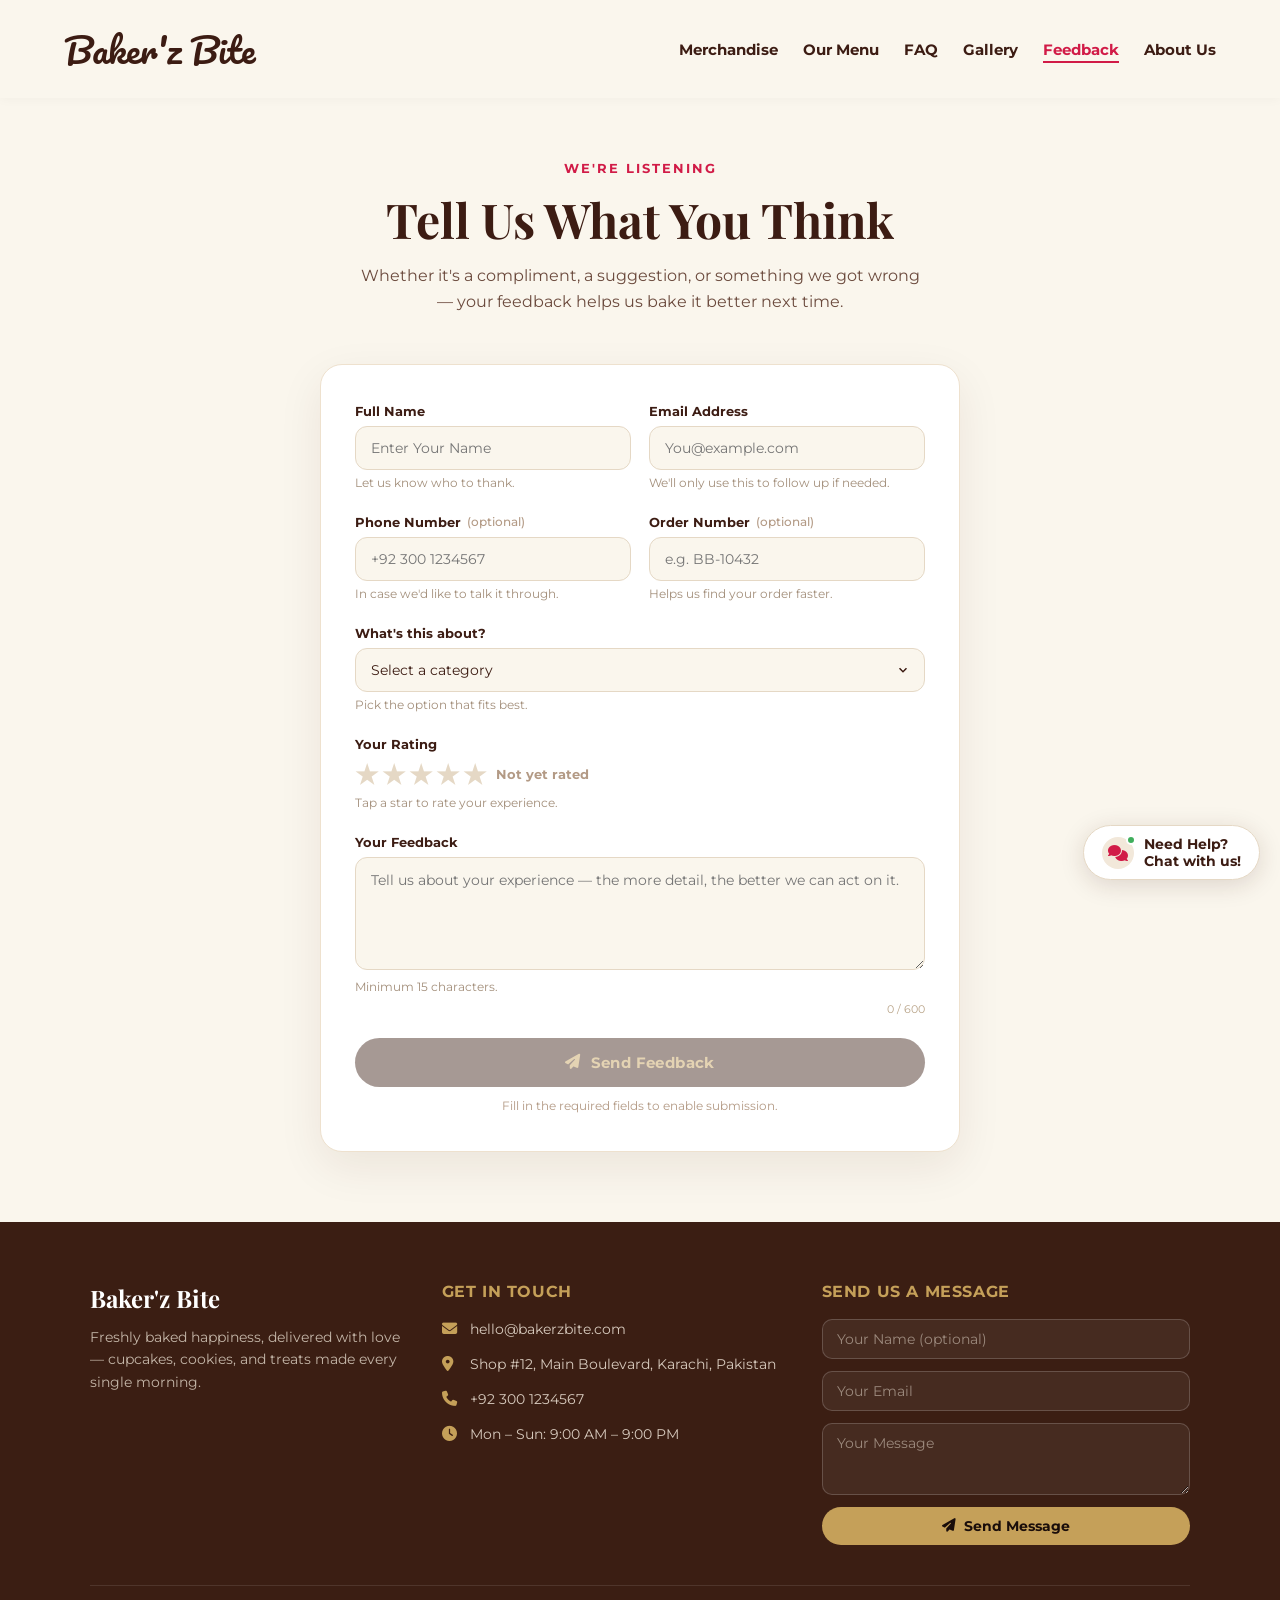
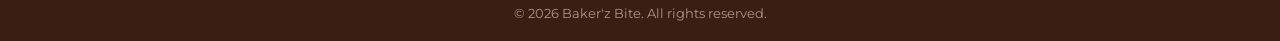
<file: Feedback.html>
<!DOCTYPE html>
<html lang="en">

<head>
  <meta charset="UTF-8">
  <meta name="viewport" content="width=device-width, initial-scale=1.0">
  <title>Feedback | Baker'z Bite</title>
  <link rel="preconnect" href="https://fonts.googleapis.com">
  <link rel="preconnect" href="https://fonts.gstatic.com" crossorigin>
  <link
    href="https://fonts.googleapis.com/css2?family=Montserrat:wght@400;500;600;700;800&family=Pacifico&family=Playfair+Display:ital,wght@0,600;0,700;1,400&display=swap"
    rel="stylesheet">
  <link rel="stylesheet" href="https://cdnjs.cloudflare.com/ajax/libs/font-awesome/6.4.0/css/all.min.css">

    <link rel="stylesheet" href="CSS/feedback.css">
</head>

<body>

  <header>
    <a href="index.html" class="logo">Baker'z Bite</a>
    <nav>
      <ul>
        <li><a href="index.html#merchandise-section">Merchandise</a></li>
        <li><a href="index.html#menu-section">Our Menu</a></li>
        <li><a href="index.html#faq-section">FAQ</a></li>
        <li><a href="Gallery.html" >Gallery</a></li>
        <li><a href="Feedback.html" class="active">Feedback</a></li>
        <li><a href="About_Us.html">About Us</a></li>
        
      </ul>
    </nav>
  </header>

  <section class="feedback-hero">
    <span class="eyebrow">We're Listening</span>
    <h1>Tell Us What You Think</h1>
    <p>Whether it's a compliment, a suggestion, or something we got wrong — your feedback helps us bake it better
      next time.</p>
  </section>

  <main>
    <div class="feedback-wrap">
      <div class="feedback-card">

        <form id="feedback-form" novalidate>

          <div class="field-row">
            <div class="field-group" data-field="name">
              <label for="fb-name">Full Name</label>
              <div class="input-shell">
                <input type="text" id="fb-name" name="name" placeholder="Enter Your Name" autocomplete="name">
                <i class="fa-solid fa-circle-check field-status-icon icon-valid"></i>
                <i class="fa-solid fa-circle-exclamation field-status-icon icon-invalid"></i>
              </div>
              <span class="field-help" id="fb-name-help">Let us know who to thank.</span>
            </div>

            <div class="field-group" data-field="email">
              <label for="fb-email">Email Address</label>
              <div class="input-shell">
                <input type="email" id="fb-email" name="email" placeholder="You@example.com" autocomplete="email">
                <i class="fa-solid fa-circle-check field-status-icon icon-valid"></i>
                <i class="fa-solid fa-circle-exclamation field-status-icon icon-invalid"></i>
              </div>
              <span class="field-help" id="fb-email-help">We'll only use this to follow up if needed.</span>
            </div>
          </div>

          <div class="field-row">
            <div class="field-group" data-field="phone">
              <label for="fb-phone">Phone Number <span class="optional-tag">(optional)</span></label>
              <div class="input-shell">
                <input type="tel" id="fb-phone" name="phone" placeholder="+92 300 1234567" autocomplete="tel">
                <i class="fa-solid fa-circle-check field-status-icon icon-valid"></i>
                <i class="fa-solid fa-circle-exclamation field-status-icon icon-invalid"></i>
              </div>
              <span class="field-help" id="fb-phone-help">In case we'd like to talk it through.</span>
            </div>

            <div class="field-group" data-field="order">
              <label for="fb-order">Order Number <span class="optional-tag">(optional)</span></label>
              <div class="input-shell">
                <input type="text" id="fb-order" name="order" placeholder="e.g. BB-10432" autocomplete="off">
                <i class="fa-solid fa-circle-check field-status-icon icon-valid"></i>
                <i class="fa-solid fa-circle-exclamation field-status-icon icon-invalid"></i>
              </div>
              <span class="field-help" id="fb-order-help">Helps us find your order faster.</span>
            </div>
          </div>

          <div class="field-group" data-field="category">
            <label for="fb-category">What's this about?</label>
            <div class="input-shell">
              <select id="fb-category" name="category">
                <option value="" disabled selected>Select a category</option>
                <option value="compliment">Compliment</option>
                <option value="suggestion">Suggestion</option>
                <option value="complaint">Complaint</option>
                <option value="general">General Inquiry</option>
              </select>
              <i class="fa-solid fa-circle-check field-status-icon icon-valid"></i>
              <i class="fa-solid fa-circle-exclamation field-status-icon icon-invalid"></i>
            </div>
            <span class="field-help" id="fb-category-help">Pick the option that fits best.</span>
          </div>

          <div class="field-group" data-field="rating">
            <label>Your Rating</label>
            <div class="rating-row">
              <div class="star-group" id="star-group">
                <input type="radio" name="rating" id="star5" value="5"><label for="star5" title="5 stars">★</label>
                <input type="radio" name="rating" id="star4" value="4"><label for="star4" title="4 stars">★</label>
                <input type="radio" name="rating" id="star3" value="3"><label for="star3" title="3 stars">★</label>
                <input type="radio" name="rating" id="star2" value="2"><label for="star2" title="2 stars">★</label>
                <input type="radio" name="rating" id="star1" value="1"><label for="star1" title="1 star">★</label>
              </div>
              <span class="rating-caption" id="rating-caption">Not yet rated</span>
            </div>
            <span class="field-help" id="fb-rating-help">Tap a star to rate your experience.</span>
          </div>

          <div class="field-group" data-field="message">
            <label for="fb-message">Your Feedback</label>
            <textarea id="fb-message" name="message" rows="4" placeholder="Tell us about your experience — the more detail, the better we can act on it."></textarea>
            <span class="field-help" id="fb-message-help">Minimum 15 characters.</span>
            <div class="char-counter" id="fb-message-counter">0 / 600</div>
          </div>

          <button type="submit" class="submit-btn" id="fb-submit" disabled>
            <i class="fa-solid fa-paper-plane"></i>
            <span>Send Feedback</span>
          </button>
          <div class="form-progress" id="form-progress">Fill in the required fields to enable submission.</div>
        </form>

        <div class="feedback-success" id="feedback-success">
          <div class="success-badge"><i class="fa-solid fa-check"></i></div>
          <h3>Thank you, <span id="success-name">friend</span>!</h3>
          <p class="success-lead">Your feedback has been received and logged with our team. If you asked for a
            reply, we'll be in touch soon.</p>

          <div class="success-summary">
            <div class="success-summary-row">
              <span class="success-summary-label"><i class="fa-solid fa-hashtag"></i> Reference</span>
              <span class="success-summary-value" id="success-ref">—</span>
            </div>
            <div class="success-summary-row">
              <span class="success-summary-label"><i class="fa-solid fa-tag"></i> Category</span>
              <span class="success-summary-value" id="success-category">—</span>
            </div>
            <div class="success-summary-row">
              <span class="success-summary-label"><i class="fa-solid fa-star"></i> Rating</span>
              <span class="success-summary-value" id="success-rating">—</span>
            </div>
          </div>

          <div class="success-next-line"><i class="fa-solid fa-clock"></i> Typical response time: 1–2 business
            days</div>

          <div class="success-actions">
            <button type="button" class="btn-ghost" id="submit-another"><i class="fa-solid fa-rotate-left"></i>
              Submit Another Response</button>
            <a href="index.html" class="btn-solid"><i class="fa-solid fa-house"></i> Back to Home</a>
          </div>
        </div>

      </div>
    </div>
  </main>

  <footer class="site-footer">
    <div class="footer-container">

      <div class="footer-col footer-brand">
        <h3>Baker'z Bite</h3>
        <p>Freshly baked happiness, delivered with love — cupcakes, cookies, and treats made every single morning.</p>
      </div>

      <div class="footer-col footer-contact">
        <h4>Get in Touch</h4>
        <ul>
          <li><i class="fa-solid fa-envelope"></i><span>hello@bakerzbite.com</span></li>
          <li><i class="fa-solid fa-location-dot"></i><span>Shop #12, Main Boulevard, Karachi, Pakistan</span></li>
          <li><i class="fa-solid fa-phone"></i><span>+92 300 1234567</span></li>
          <li><i class="fa-solid fa-clock"></i><span>Mon – Sun: 9:00 AM – 9:00 PM</span></li>
        </ul>
      </div>

      <div class="footer-col footer-form-col">
        <h4>Send Us a Message</h4>
        <form id="contact-form" class="footer-contact-form" novalidate>
          <input type="text" id="contact-name" placeholder="Your Name (optional)">

          <input type="email" id="contact-email" placeholder="Your Email">
          <span class="footer-form-error" id="contact-email-error">Please enter a valid email.</span>

          <textarea id="contact-message" rows="3" placeholder="Your Message"></textarea>
          <span class="footer-form-error" id="contact-message-error">Please enter a message.</span>

          <button type="submit">
            <i class="fa-solid fa-paper-plane"></i>
            <span>Send Message</span>
          </button>

          <div class="footer-form-confirmation" id="footer-form-confirmation">
            <i class="fa-solid fa-circle-check"></i>
            <span>Message sent! We'll get back to you soon.</span>
          </div>
        </form>
      </div>

    </div>

    <div class="footer-bottom">
      <p>&copy; 2026 Baker'z Bite. All rights reserved.</p>
    </div>
  </footer>
  <div class="chat-widget" id="chat-toggle-btn">
    <div class="chat-icon">
      <i class="fa-solid fa-comments"></i>
      <span class="chat-ping"></span>
    </div>
    <div class="chat-text">Need Help?<br>Chat with us!</div>
  </div>

  <div class="chat-panel" id="chat-panel" role="dialog" aria-label="Baker'z Bite AI Assistant">
    <div class="chat-panel-header">
      <div class="chat-panel-header-info">
        <div class="chat-avatar-wrap">
          <i class="fa-solid fa-cookie-bite chat-header-icon"></i>
          <span class="chat-status-dot" title="Online"></span>
        </div>
        <div class="chat-panel-header-text">
          <div class="chat-title-row">
            <h4>Baker'z Bite</h4>
            <span class="chat-ai-badge">AI Assistant</span>
          </div>
          <span class="chat-subtitle" id="chat-subtitle">Online now &middot; ask me anything</span>
        </div>
      </div>
      <div class="chat-panel-header-actions">
        <button class="chat-panel-reset" id="chat-panel-reset" title="Restart conversation" aria-label="Restart conversation">
          <i class="fa-solid fa-rotate-right"></i>
        </button>
        <button class="chat-panel-close" id="chat-panel-close" aria-label="Close chat">&times;</button>
      </div>
    </div>

    <div class="chat-panel-messages" id="chat-panel-messages"></div>

    <div class="chat-panel-input-row">
      <input type="text" id="chat-panel-input" placeholder="Ask about menu, delivery, hours..." autocomplete="off">
      <button id="chat-panel-send" aria-label="Send message"><i class="fa-solid fa-arrow-right"></i></button>
    </div>
    <div class="chat-panel-footnote">Baker'z Bite Assistant can occasionally be mistaken — for anything urgent, reach us directly.</div>
  </div>

  <script src="Javascript/feedback.js"></script>

  <script src="Javascript/common.js"></script>

  <script src="Javascript/chat-widget.js"></script>

</body>

</html>
</file>
<file: CSS/feedback.css>
* {
  margin: 0;
  padding: 0;
  box-sizing: border-box;
  scroll-behavior: smooth;
}

:root {
  --bg-cream: #FAF6ED;
  --text-brown: #3C1C13;
  --accent-red: #D11B47;
  --card-brown: #3B1E13;
  --light-brown: #F2E8DA;
  --white: #FFFFFF;
  --gold-accent: #C5A059;
  --gold-hover: #e5be75;
  --success-green: #3FAE5C;
  --transition-fast: all 0.25s cubic-bezier(0.4, 0, 0.2, 1);
  --transition-smooth: all 0.4s cubic-bezier(0.16, 1, 0.3, 1);
}

body {
  font-family: 'Montserrat', sans-serif;
  background-color: var(--bg-cream);
  color: var(--text-brown);
  overflow-x: hidden;
  min-height: 100vh;
  display: flex;
  flex-direction: column;
}

a {
  text-decoration: none;
  color: inherit;
}

header {
  display: flex;
  justify-content: space-between;
  align-items: center;
  padding: 18px 5%;
  background-color: var(--bg-cream);
  position: sticky;
  top: 0;
  z-index: 1000;
  box-shadow: 0 2px 10px rgba(0, 0, 0, 0.03);
}

.logo {
  font-family: 'Pacifico', cursive;
  font-size: 2.2rem;
  color: var(--text-brown);
  transition: var(--transition-fast);
}

.logo:hover {
  transform: scale(1.02);
  color: var(--accent-red);
}

nav ul {
  display: flex;
  list-style: none;
  gap: 25px;
  flex-wrap: wrap;
}

nav a {
  font-size: 0.95rem;
  font-weight: 700;
  color: var(--text-brown);
  transition: var(--transition-fast);
  position: relative;
}

nav a:hover,
nav a.active {
  color: var(--accent-red);
}

nav a::after {
  content: '';
  position: absolute;
  width: 0;
  height: 2px;
  bottom: -4px;
  left: 0;
  background-color: var(--accent-red);
  transition: var(--transition-fast);
}

nav a:hover::after,
nav a.active::after {
  width: 100%;
}

@media (max-width: 768px) {
  nav ul {
    gap: 14px;
  }

  nav a {
    font-size: 0.8rem;
  }
}

.feedback-hero {
  text-align: center;
  padding: 60px 5% 20px;
}

.feedback-hero .eyebrow {
  color: var(--accent-red);
  font-weight: 700;
  font-size: 0.8rem;
  letter-spacing: 2px;
  text-transform: uppercase;
}

.feedback-hero h1 {
  font-family: 'Playfair Display', serif;
  font-size: clamp(2rem, 4.5vw, 3rem);
  margin: 10px 0 12px;
}

.feedback-hero p {
  max-width: 560px;
  margin: 0 auto;
  color: #6B4A3D;
  font-size: 1rem;
  line-height: 1.6;
}

main {
  flex: 1;
  display: flex;
  justify-content: center;
  padding: 30px 5% 70px;
}

.feedback-wrap {
  width: 100%;
  max-width: 640px;
}

.feedback-card {
  background: var(--white);
  border: 1px solid #EEE1CE;
  border-radius: 22px;
  box-shadow: 0 15px 45px rgba(60, 28, 19, 0.08);
  padding: 38px 34px;
}

@media (max-width: 560px) {
  .feedback-card {
    padding: 28px 20px;
    border-radius: 16px;
  }
}

.field-group {
  margin-bottom: 22px;
  position: relative;
}

.field-row {
  display: grid;
  grid-template-columns: 1fr 1fr;
  gap: 18px;
}

@media (max-width: 560px) {
  .field-row {
    grid-template-columns: 1fr;
    gap: 0;
  }
}

.field-group label {
  display: flex;
  align-items: center;
  gap: 6px;
  font-size: 0.82rem;
  font-weight: 700;
  color: var(--text-brown);
  margin-bottom: 7px;
}

.field-group label .optional-tag {
  font-weight: 500;
  font-size: 0.72rem;
  color: #B39A85;
  text-transform: none;
}

.input-shell {
  position: relative;
  display: flex;
  align-items: center;
}

.field-group input[type="text"],
.field-group input[type="email"],
.field-group input[type="tel"],
.field-group select,
.field-group textarea {
  width: 100%;
  border: 1.5px solid #E5D8C5;
  border-radius: 12px;
  padding: 12px 40px 12px 15px;
  font-family: inherit;
  font-size: 0.9rem;
  color: var(--text-brown);
  background: var(--bg-cream);
  outline: none;
  transition: var(--transition-fast);
}

.field-group select {
  padding-right: 40px;
  appearance: none;
  -webkit-appearance: none;
  background-image: url("data:image/svg+xml;utf8,<svg xmlns='http://www.w3.org/2000/svg' width='14' height='14' viewBox='0 0 24 24' fill='none' stroke='%233C1C13' stroke-width='2.5'><path d='M6 9l6 6 6-6'/></svg>");
  background-repeat: no-repeat;
  background-position: right 14px center;
  cursor: pointer;
}

.field-group textarea {
  resize: vertical;
  min-height: 110px;
  line-height: 1.5;
  padding-right: 15px;
}

.field-group input:focus,
.field-group select:focus,
.field-group textarea:focus {
  border-color: var(--gold-accent);
  background: var(--white);
  box-shadow: 0 0 0 3px rgba(197, 160, 89, 0.15);
}

.field-group.touched.valid input,
.field-group.touched.valid select,
.field-group.touched.valid textarea {
  border-color: var(--success-green);
  background: var(--white);
}

.field-group.touched.invalid input,
.field-group.touched.invalid select,
.field-group.touched.invalid textarea {
  border-color: var(--accent-red);
  background: #FFF7F5;
}

.field-status-icon {
  position: absolute;
  right: 14px;
  font-size: 0.85rem;
  opacity: 0;
  transform: scale(0.6);
  transition: var(--transition-fast);
  pointer-events: none;
}

.field-group select ~ .field-status-icon {
  right: 38px;
}

.field-group.touched.valid .field-status-icon.icon-valid {
  opacity: 1;
  transform: scale(1);
  color: var(--success-green);
}

.field-group.touched.invalid .field-status-icon.icon-invalid {
  opacity: 1;
  transform: scale(1);
  color: var(--accent-red);
}

.field-help {
  display: block;
  min-height: 16px;
  font-size: 0.73rem;
  margin-top: 6px;
  color: #A38F7B;
  transition: var(--transition-fast);
}

.field-group.touched.invalid .field-help {
  color: var(--accent-red);
}

.field-group.touched.valid .field-help {
  color: var(--success-green);
}

.field-help.suggestion {
  color: var(--gold-hover);
  cursor: pointer;
  font-weight: 600;
  text-decoration: underline;
}

.char-counter {
  display: flex;
  justify-content: flex-end;
  font-size: 0.7rem;
  color: #B9A489;
  margin-top: 6px;
}

.char-counter.warn {
  color: var(--gold-hover);
}

.char-counter.danger {
  color: var(--accent-red);
}

.rating-row {
  display: flex;
  align-items: center;
  gap: 10px;
}

.star-group {
  display: flex;
  flex-direction: row-reverse;
  gap: 4px;
}

.star-group input {
  display: none;
}

.star-group label {
  margin: 0;
  font-size: 1.6rem;
  color: #E5D8C5;
  cursor: pointer;
  transition: var(--transition-fast);
}

.star-group input:checked~label,
.star-group label:hover,
.star-group label:hover~label {
  color: var(--gold-accent);
}

.rating-caption {
  font-size: 0.8rem;
  font-weight: 700;
  color: #B39A85;
  min-width: 90px;
}

.submit-btn {
  width: 100%;
  background: var(--card-brown);
  color: var(--gold-accent);
  border: none;
  padding: 15px;
  font-family: inherit;
  font-size: 0.95rem;
  font-weight: 700;
  letter-spacing: 0.4px;
  border-radius: 30px;
  cursor: pointer;
  display: flex;
  align-items: center;
  justify-content: center;
  gap: 10px;
  transition: var(--transition-fast);
  margin-top: 8px;
}

.submit-btn:hover:not(:disabled) {
  background: var(--accent-red);
  color: var(--white);
  transform: translateY(-2px);
  box-shadow: 0 10px 25px rgba(209, 27, 71, 0.25);
}

.submit-btn:disabled {
  opacity: 0.45;
  cursor: not-allowed;
}

.form-progress {
  text-align: center;
  font-size: 0.72rem;
  color: #B39A85;
  margin-top: 12px;
}

.feedback-success {
  display: none;
  text-align: center;
  padding: 26px 6px 6px;
}

.feedback-success.show {
  display: block;
  animation: successPop 0.5s cubic-bezier(0.16, 1, 0.3, 1);
}

@keyframes successPop {
  from {
    opacity: 0;
    transform: translateY(10px) scale(0.98);
  }

  to {
    opacity: 1;
    transform: translateY(0) scale(1);
  }
}

.success-badge {
  width: 68px;
  height: 68px;
  margin: 0 auto 18px;
  border-radius: 50%;
  display: flex;
  align-items: center;
  justify-content: center;
  background: radial-gradient(circle, rgba(63, 174, 92, 0.14) 0%, rgba(63, 174, 92, 0.03) 70%);
  position: relative;
}

.success-badge::before {
  content: '';
  position: absolute;
  inset: 0;
  border-radius: 50%;
  border: 1.5px solid rgba(63, 174, 92, 0.25);
}

.success-badge i {
  font-size: 1.6rem;
  color: var(--success-green);
}

.feedback-success h3 {
  font-family: 'Playfair Display', serif;
  font-size: 1.5rem;
  margin-bottom: 8px;
}

.success-lead {
  color: #6B4A3D;
  font-size: 0.9rem;
  margin: 0 auto 22px;
  line-height: 1.6;
  max-width: 440px;
}

.success-summary {
  background: var(--bg-cream);
  border: 1px solid #EEE1CE;
  border-radius: 14px;
  padding: 4px 18px;
  margin: 0 0 24px;
  text-align: left;
}

.success-summary-row {
  display: flex;
  align-items: center;
  justify-content: space-between;
  gap: 12px;
  padding: 12px 0;
}

.success-summary-row+.success-summary-row {
  border-top: 1px solid #EEE1CE;
}

.success-summary-label {
  display: flex;
  align-items: center;
  gap: 8px;
  font-size: 0.78rem;
  font-weight: 700;
  color: #9B7A5F;
  text-transform: uppercase;
  letter-spacing: 0.4px;
}

.success-summary-label i {
  width: 14px;
  text-align: center;
  color: var(--gold-accent);
}

.success-summary-value {
  font-size: 0.88rem;
  font-weight: 600;
  color: var(--text-brown);
  text-align: right;
}

.success-summary-value .stars-display {
  color: var(--gold-accent);
  letter-spacing: 1px;
}

.success-next-line {
  display: flex;
  align-items: center;
  justify-content: center;
  gap: 8px;
  font-size: 0.78rem;
  color: #9B7A5F;
  margin: -8px 0 22px;
}

.success-next-line i {
  color: var(--gold-accent);
}

.feedback-success .success-actions {
  display: flex;
  justify-content: center;
  gap: 12px;
  flex-wrap: wrap;
}

@media (max-width: 480px) {
  .success-summary-value {
    text-align: right;
    max-width: 60%;
  }
}

.btn-ghost,
.btn-solid {
  display: inline-flex;
  align-items: center;
  gap: 8px;
  padding: 11px 22px;
  border-radius: 24px;
  font-size: 0.85rem;
  font-weight: 700;
  cursor: pointer;
  transition: var(--transition-fast);
  border: 1.5px solid var(--gold-accent);
}

.btn-ghost {
  background: transparent;
  color: var(--text-brown);
}

.btn-ghost:hover {
  background: var(--light-brown);
}

.btn-solid {
  background: var(--card-brown);
  color: var(--gold-accent);
  border-color: var(--card-brown);
}

.btn-solid:hover {
  background: var(--accent-red);
  color: var(--white);
  border-color: var(--accent-red);
}

#feedback-form.hide {
  display: none;
}

.site-footer {
  background: var(--card-brown);
  color: var(--light-brown);
  padding: 60px 24px 0;
}

.footer-container {
  max-width: 1100px;
  margin: 0 auto;
  display: grid;
  grid-template-columns: 1.1fr 1.2fr 1.3fr;
  gap: 40px;
  padding-bottom: 40px;
  border-bottom: 1px solid rgba(255, 255, 255, 0.1);
}

.footer-col h3 {
  font-family: 'Playfair Display', serif;
  font-size: 1.5rem;
  color: var(--white);
  margin-bottom: 12px;
}

.footer-col h4 {
  font-family: 'Montserrat', sans-serif;
  font-size: 1rem;
  font-weight: 700;
  color: var(--gold-accent);
  text-transform: uppercase;
  letter-spacing: 0.6px;
  margin-bottom: 18px;
}

.footer-brand p {
  font-size: 0.88rem;
  line-height: 1.6;
  color: rgba(242, 232, 218, 0.75);
}

.footer-contact ul {
  list-style: none;
  display: flex;
  flex-direction: column;
  gap: 14px;
}

.footer-contact li {
  display: flex;
  align-items: flex-start;
  gap: 12px;
  font-size: 0.88rem;
  line-height: 1.5;
  color: rgba(242, 232, 218, 0.85);
}

.footer-contact li i {
  color: var(--gold-accent);
  font-size: 0.95rem;
  margin-top: 2px;
  width: 16px;
  flex-shrink: 0;
}

.footer-contact-form {
  display: flex;
  flex-direction: column;
  gap: 12px;
}

.footer-contact-form input,
.footer-contact-form textarea {
  width: 100%;
  padding: 11px 14px;
  border-radius: 10px;
  border: 1px solid rgba(255, 255, 255, 0.18);
  background: rgba(255, 255, 255, 0.06);
  color: var(--white);
  font-family: 'Montserrat', sans-serif;
  font-size: 0.85rem;
  outline: none;
  resize: vertical;
  transition: var(--transition-fast);
}

.footer-contact-form input::placeholder,
.footer-contact-form textarea::placeholder {
  color: rgba(242, 232, 218, 0.5);
}

.footer-contact-form input:focus,
.footer-contact-form textarea:focus {
  border-color: var(--gold-accent);
  background: rgba(255, 255, 255, 0.1);
}

.footer-contact-form input.invalid,
.footer-contact-form textarea.invalid {
  border-color: var(--accent-red);
}

.footer-form-error {
  display: none;
  color: #f3a3b6;
  font-size: 0.76rem;
  margin-top: -6px;
}

.footer-form-error.show {
  display: block;
}

.footer-contact-form button {
  display: flex;
  align-items: center;
  justify-content: center;
  gap: 8px;
  background: var(--gold-accent);
  color: #1A0D0A;
  border: none;
  border-radius: 25px;
  padding: 11px 16px;
  font-family: 'Montserrat', sans-serif;
  font-weight: 700;
  font-size: 0.85rem;
  cursor: pointer;
  transition: var(--transition-fast);
}

.footer-contact-form button:hover {
  background: var(--gold-hover);
  transform: translateY(-2px);
}

.footer-form-confirmation {
  display: none;
  align-items: center;
  gap: 8px;
  background: rgba(45, 90, 39, 0.25);
  border: 1px solid rgba(87, 173, 74, 0.4);
  color: #b7e6ac;
  padding: 10px 14px;
  border-radius: 10px;
  font-size: 0.82rem;
  font-weight: 600;
}

.footer-form-confirmation.show {
  display: flex;
}

.footer-bottom {
  max-width: 1100px;
  margin: 0 auto;
  padding: 20px 0;
  text-align: center;
  font-size: 0.8rem;
  color: rgba(242, 232, 218, 0.6);
}

@media (max-width: 860px) {
  .footer-container {
    grid-template-columns: 1fr;
  }
}
.chat-widget {
  position: fixed;
  bottom: 20px;
  right: 20px;
  background-color: var(--white);
  border-radius: 30px;
  padding: 10px 18px;
  display: flex;
  align-items: center;
  gap: 10px;
  box-shadow: 0 5px 25px rgba(60, 28, 19, 0.15);
  cursor: pointer;
  z-index: 2000;
  border: 1px solid #E5D8C5;
  transition: var(--transition-smooth);
}

.chat-widget:hover {
  transform: scale(1.05) translateY(-3px);
  box-shadow: 0 8px 30px rgba(60, 28, 19, 0.22);
}

.chat-widget.is-active {
  transform: scale(0.96);
}

.chat-icon {
  position: relative;
  background-color: var(--light-brown);
  width: 32px;
  height: 32px;
  border-radius: 50%;
  display: flex;
  align-items: center;
  justify-content: center;
  color: var(--accent-red);
  transition: var(--transition-fast);
}

.chat-widget:hover .chat-icon {
  background-color: var(--accent-red);
  color: var(--white);
}

.chat-icon .chat-ping {
  position: absolute;
  top: -2px;
  right: -2px;
  width: 10px;
  height: 10px;
  border-radius: 50%;
  background: #3FAE5C;
  border: 2px solid var(--white);
}

.chat-text {
  font-size: 0.85rem;
  font-weight: 700;
  color: var(--text-brown);
  line-height: 1.2;
}

.chat-panel {
  position: fixed;
  bottom: 92px;
  right: 20px;
  width: 380px;
  max-width: calc(100vw - 32px);
  height: 560px;
  max-height: calc(100vh - 130px);
  background: var(--bg-cream);
  border-radius: 22px;
  box-shadow: 0 20px 55px rgba(26, 13, 10, 0.32);
  border: 1px solid #E5D8C5;
  display: flex;
  flex-direction: column;
  overflow: hidden;
  z-index: 2100;
  opacity: 0;
  visibility: hidden;
  transform: translateY(20px) scale(0.97);
  transform-origin: bottom right;
  transition: var(--transition-smooth);
}

.chat-panel.open {
  opacity: 1;
  visibility: visible;
  transform: translateY(0) scale(1);
}

.chat-panel-header {
  background: linear-gradient(135deg, var(--card-brown) 0%, #2A1209 100%);
  color: var(--white);
  padding: 16px 16px 16px 18px;
  display: flex;
  align-items: center;
  justify-content: space-between;
  gap: 10px;
  border-bottom: 2px solid var(--gold-accent);
  flex-shrink: 0;
}

.chat-panel-header-info {
  display: flex;
  align-items: center;
  gap: 12px;
  min-width: 0;
}

.chat-panel-header-info .chat-avatar-wrap {
  position: relative;
  flex-shrink: 0;
}

.chat-panel-header-info i.chat-header-icon {
  background: rgba(197, 160, 89, 0.18);
  color: var(--gold-accent);
  width: 38px;
  height: 38px;
  border-radius: 50%;
  display: flex;
  align-items: center;
  justify-content: center;
  font-size: 1.05rem;
  border: 1px solid rgba(197, 160, 89, 0.35);
}

.chat-status-dot {
  position: absolute;
  bottom: -1px;
  right: -1px;
  width: 10px;
  height: 10px;
  border-radius: 50%;
  background: #3FAE5C;
  border: 2px solid var(--card-brown);
  box-shadow: 0 0 0 0 rgba(63, 174, 92, 0.6);
  animation: chatPulse 2.2s infinite;
}

@keyframes chatPulse {
  0% {
    box-shadow: 0 0 0 0 rgba(63, 174, 92, 0.55);
  }

  70% {
    box-shadow: 0 0 0 6px rgba(63, 174, 92, 0);
  }

  100% {
    box-shadow: 0 0 0 0 rgba(63, 174, 92, 0);
  }
}

.chat-panel-header-text {
  min-width: 0;
}

.chat-panel-header-text .chat-title-row {
  display: flex;
  align-items: center;
  gap: 7px;
}

.chat-panel-header-info h4 {
  font-family: 'Playfair Display', serif;
  font-size: 1rem;
  font-weight: 700;
  line-height: 1.2;
  white-space: nowrap;
}

.chat-ai-badge {
  font-size: 0.58rem;
  font-weight: 800;
  letter-spacing: 0.5px;
  text-transform: uppercase;
  color: #1A0D0A;
  background: var(--gold-accent);
  padding: 2px 7px;
  border-radius: 20px;
  white-space: nowrap;
}

.chat-panel-header-info span.chat-subtitle {
  font-size: 0.72rem;
  color: #E3C8B4;
  display: block;
  margin-top: 1px;
}

.chat-panel-header-actions {
  display: flex;
  align-items: center;
  gap: 2px;
  flex-shrink: 0;
}

.chat-panel-reset,
.chat-panel-close {
  background: none;
  border: none;
  color: var(--light-brown);
  cursor: pointer;
  width: 30px;
  height: 30px;
  border-radius: 50%;
  display: flex;
  align-items: center;
  justify-content: center;
  transition: var(--transition-fast);
}

.chat-panel-close {
  font-size: 1.5rem;
  line-height: 1;
}

.chat-panel-reset {
  font-size: 0.85rem;
}

.chat-panel-reset:hover,
.chat-panel-close:hover {
  color: var(--white);
  background: rgba(255, 255, 255, 0.14);
}

.chat-panel-messages {
  flex-grow: 1;
  overflow-y: auto;
  padding: 16px 14px;
  display: flex;
  flex-direction: column;
  gap: 4px;
  background:
    radial-gradient(circle at 15% 8%, rgba(197, 160, 89, 0.07), transparent 40%),
    var(--bg-cream);
}

.chat-panel-messages::-webkit-scrollbar {
  width: 6px;
}

.chat-panel-messages::-webkit-scrollbar-thumb {
  background: #DCC9AF;
  border-radius: 10px;
}

.chat-panel-messages::-webkit-scrollbar-track {
  background: transparent;
}

.chat-msg-row {
  display: flex;
  align-items: flex-end;
  gap: 8px;
  margin: 6px 0;
  max-width: 92%;
  animation: chatMsgIn 0.32s cubic-bezier(0.16, 1, 0.3, 1);
}

@keyframes chatMsgIn {
  from {
    opacity: 0;
    transform: translateY(8px);
  }

  to {
    opacity: 1;
    transform: translateY(0);
  }
}

.chat-msg-row.bot {
  align-self: flex-start;
}

.chat-msg-row.user {
  align-self: flex-end;
  flex-direction: row-reverse;
}

.chat-msg-avatar {
  width: 26px;
  height: 26px;
  border-radius: 50%;
  background: var(--card-brown);
  color: var(--gold-accent);
  display: flex;
  align-items: center;
  justify-content: center;
  font-size: 0.7rem;
  flex-shrink: 0;
  margin-bottom: 2px;
}

.chat-msg-col {
  display: flex;
  flex-direction: column;
  min-width: 0;
}

.chat-msg-row.user .chat-msg-col {
  align-items: flex-end;
}

.chat-msg {
  max-width: 100%;
  padding: 10px 14px;
  border-radius: 16px;
  font-size: 0.85rem;
  line-height: 1.5;
  word-wrap: break-word;
  white-space: pre-line;
}

.chat-msg.bot {
  background: var(--white);
  color: var(--text-brown);
  border: 1px solid #EEE1CE;
  border-bottom-left-radius: 4px;
  box-shadow: 0 2px 8px rgba(60, 28, 19, 0.04);
}

.chat-msg.user {
  background: var(--accent-red);
  color: var(--white);
  border-bottom-right-radius: 4px;
}

.chat-msg strong {
  font-weight: 700;
}

.chat-msg-time {
  font-size: 0.63rem;
  color: #B9A489;
  margin-top: 3px;
  padding: 0 3px;
}

.chat-typing-row {
  display: flex;
  align-items: flex-end;
  gap: 8px;
  align-self: flex-start;
  margin: 6px 0;
}

.chat-typing-bubble {
  background: var(--white);
  border: 1px solid #EEE1CE;
  border-bottom-left-radius: 4px;
  border-radius: 16px;
  padding: 12px 16px;
  display: flex;
  align-items: center;
  gap: 4px;
}

.chat-typing-bubble span {
  width: 6px;
  height: 6px;
  border-radius: 50%;
  background: var(--accent-red);
  opacity: 0.5;
  animation: chatTypingBounce 1.1s infinite ease-in-out;
}

.chat-typing-bubble span:nth-child(2) {
  animation-delay: 0.15s;
}

.chat-typing-bubble span:nth-child(3) {
  animation-delay: 0.3s;
}

@keyframes chatTypingBounce {

  0%,
  60%,
  100% {
    transform: translateY(0);
    opacity: 0.4;
  }

  30% {
    transform: translateY(-4px);
    opacity: 1;
  }
}

.chat-suggestions {
  display: flex;
  flex-wrap: wrap;
  gap: 7px;
  align-self: flex-start;
  max-width: 92%;
  margin: 2px 0 10px 34px;
  animation: chatMsgIn 0.32s cubic-bezier(0.16, 1, 0.3, 1);
}

.chat-suggestion-chip {
  background: var(--white);
  border: 1px solid var(--gold-accent);
  color: var(--text-brown);
  font-size: 0.74rem;
  font-weight: 600;
  padding: 7px 13px;
  border-radius: 16px;
  cursor: pointer;
  transition: var(--transition-fast);
  font-family: inherit;
}

.chat-suggestion-chip:hover {
  background: var(--gold-accent);
  color: #1A0D0A;
  transform: translateY(-1px);
}

.chat-suggestion-chip:disabled {
  opacity: 0.45;
  cursor: default;
  transform: none;
}

.chat-panel-input-row {
  display: flex;
  align-items: center;
  gap: 8px;
  padding: 12px;
  border-top: 1px solid #E5D8C5;
  background: var(--white);
  flex-shrink: 0;
}

.chat-panel-input-row input {
  flex-grow: 1;
  border: 1px solid #E5D8C5;
  border-radius: 20px;
  padding: 10px 16px;
  font-family: inherit;
  font-size: 0.85rem;
  outline: none;
  color: var(--text-brown);
  background: var(--bg-cream);
  transition: var(--transition-fast);
}

.chat-panel-input-row input:focus {
  border-color: var(--accent-red);
  background: var(--white);
}

.chat-panel-input-row button {
  background: var(--card-brown);
  color: var(--gold-accent);
  border: none;
  width: 38px;
  height: 38px;
  border-radius: 50%;
  cursor: pointer;
  display: flex;
  align-items: center;
  justify-content: center;
  flex-shrink: 0;
  transition: var(--transition-fast);
}

.chat-panel-input-row button:hover:not(:disabled) {
  background: var(--accent-red);
  color: var(--white);
}

.chat-panel-input-row button:disabled {
  opacity: 0.5;
  cursor: default;
}

.chat-panel-footnote {
  text-align: center;
  font-size: 0.62rem;
  color: #C9B8A5;
  padding: 0 12px 10px;
  background: var(--white);
  flex-shrink: 0;
}

@media (max-width: 480px) {
  .chat-panel {
    right: 10px;
    bottom: 80px;
    width: calc(100vw - 20px);
  }

  .chat-text {
    display: none;
  }
}
</file>
